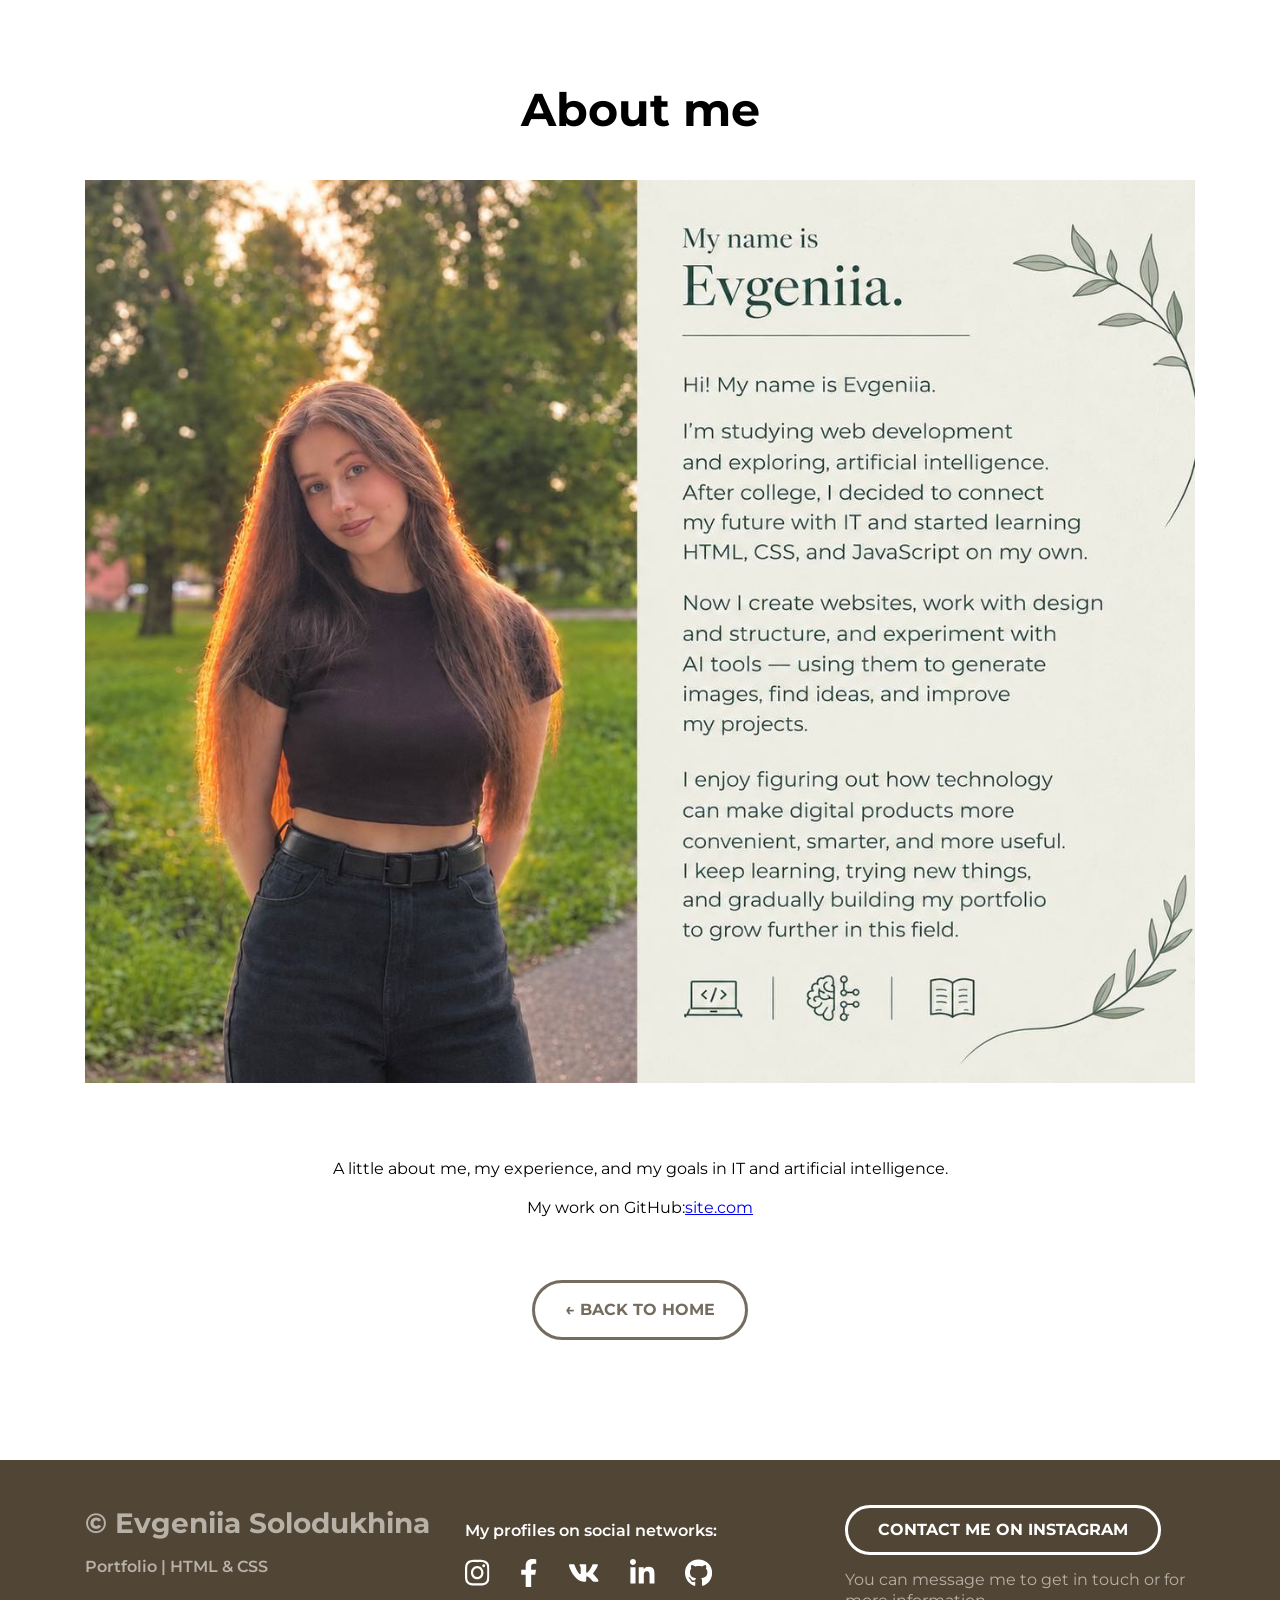
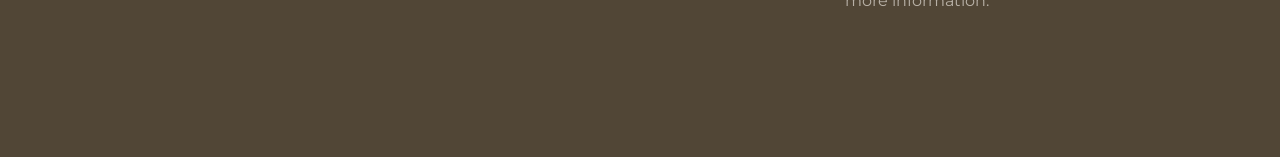
<file: forest-travel.html>
<!DOCTYPE html>
<html lang="eng">
<head>
    <meta charset="UTF-8">
    <meta name="viewport" content="width=device-width, initial-scale=1.0">
    <title>About Me"</title>
    <link rel="stylesheet" href="./css/main.css">
    <link rel="stylesheet" href="./css/media.css">
    <link href="https://fonts.googleapis.com/css2?family=Montserrat:ital,wght@400,600,700&display=swap" rel="stylesheet">
</head>
<body>
   
    <main>
        <article class="project">
            <div class="container">
                <h1 class="project-header">About me</h1>
                <div class="project-img">
                    <img src="./img/projects/forest-full.jpg" alt="Верстка сайта «Форест-тревел»">
                </div>
                <div class="project-description">
                    <p>A little about me, my experience, and my goals in IT and artificial intelligence.</p>
                    <p>My work on GitHub:<a href="https://github.com/2005jekasolod-sketch">site.com</a></p>
                </div>
                <a href="index.html" class="project-btn-back">← Back to home</a>
            </div>
        </article>
    </main>

    <footer class="footer">
    <div class="container">
        <div class="footer-row">

            <!-- footer-copyright -->
            <div class="footer-copyright footer-col">
                <div class="footer-copyright-name">© Evgeniia Solodukhina</div>
                <p>Portfolio | HTML & CSS</p>
            </div>
            <!-- // footer-copyrith-->

            <!-- footer-icons -->
            <div class="footer-icons footer-col">
                <p>My profiles on social networks:</p>
                <div class="footer-icons-row">
                    <a href="https://vk.ru/away.php?to=https%3A%2F%2Fwww.instagram.com%2F__jenyo.k.__%2F&utf=1">
                        <img src="/img/icons/instagram.svg" alt="">
                    </a>
                    <a href="https://vk.ru/away.php?to=https%3A%2F%2Fm.facebook.com%2Fjeny.ok.562%2F&utf=1">
                        <img src="img/icons/facebook-f.svg" alt="">
                    </a>
                    <a href="https://vk.ru/jenyo_k">
                        <img src="img/icons/vk-brands.svg" alt="">
                    </a>
                    <a href="https://www.linkedin.com/me?trk=p_mwlite_feed-secondary_nav">
                        <img src="img/icons/linkedin.svg" alt="">
                    </a>
                    <a href="https://github.com/2005jekasolod-sketch">
                        <img src="img/icons/github-brands.svg" alt="">
                    </a>
                </div>
            </div>
            <!-- // footer-icons-->

            <!-- footer-contacts -->
            <div class="footer-contacts footer-col">
                <a href="https://vk.ru/away.php?to=https%3A%2F%2Fwww.instagram.com%2F__jenyo.k.__%2F&utf=1" class="footer-button">
                    Contact me on Instagram
                </a>
                <p>You can message me to get in touch or for more information.</p>
            </div>
            <!-- // footer-contacts -->

        </div>
            
            
    </div>
    </footer>

</body>
</html>
</file>
<file: css/main.css>
* {
    box-sizing: border-box; /*это позволяет не менять ширину, она останется такой, которая указывалась изначально, даже если дообавить рамки*/
}

html {
    scroll-behavior: smooth;
}

body {
    margin: 0;
    font-family: "Montserrat", sans-serif; /* Как обращаемся к шрифту*/
    color: black;
    scroll-behavior: smooth; /* "smooth" - плавная прокрутка*/
}

img {
    max-width: 100%;
}

/*класс ниже следует прописывать перед классом header, тк он принадлежит всей странице в целом*/

.container {
    max-width: 1140px; /*(максимальная)-ширина, для моб версси приписывают это*/
    margin-left: auto; /*отступ слева*/
    margin-right: auto; /*отступ справа*/
    /*background-color: rgb(152, 142, 221); /*цвет фона*/
    padding-left: 15px;
    padding-right: 15px;
}

/*класс none будет скрывать блоки на странице, чтобы этот класс работал, нужно добавить его в конец или поставить знак восклицания*/
.none {
    display: none !important; /*"!important - означает важность, соответсвенно "дисплей флекс в классе хедер" не будет отменять это дейстие*/
}

/*header - стили заголовка*/

.header {
    position: relative;
    /* Определяем модель Flex-box для блока .header */
    display: flex;
    flex-direction: column; /* Выстраиваем flex-элементы в колонку, основная ось Y*/
    justify-content: center; /* Выравнивание по основной оси*/
    align-items: center; /* Выравнивание по поперечной оси */

    width: 100%;
    height: 100vh;

    /*блок, отвечающий за фон, визуал, цвет*/
    /*background-color: #556985;
    /*background-image: url("./../img/header/header-bg.jpg.jpg"); /*"./- текущая директория(папка css), "../"- выход на уровень вверх*/
    background-size: cover; /*background-size - размер фонового изображения, а cover - растянуть изображение на весь экран  без пустых областей*/
    background-position: center;
}

.avatar {
    width: 400px;
    height: 400px;
    border-radius: 50%;
    object-fit: fill;
}

.header-title {
    margin: 0; /*отключили все отступы*/
    margin-bottom: 25px; /*отступ вниз*/
    font-weight: 700;
    font-size: 56px;
    line-height: 130%; /*Будет рабоотать аналогично, если написать 1.3* 56 = 72.8 */
    text-align: center;
    color: #ffffff;
}

.header-subtitle {
    margin: 0;
    font-weight: bold;
    font-size: 16px;
    line-height: 150%;

    text-align: center;
    letter-spacing: 0.2em;
    text-transform: uppercase;

    color: #ffffff;
}

.header-arroW {
    width: 48px;
    height: 48px;

    position: absolute;
    bottom: 30px;
    left: 50%;
    transform: translate(-50%, 0);
}

/* Portfolio */

.portfolio {
   /* background-color: darkseagreen;*/
    padding-top: 80px; /*отступ сверху*/
    padding-bottom: 115px; /*отступ снизу*/
}

.portfolio-header {
    margin: 0;
    margin-bottom: 70px;
    font-weight: 700;
    font-size: 46px;
    line-height: 130%;
    text-align: center; /*выравнивание по центру*/
    color: black;
}

.portfolio-cards-wrapper {
    display: flex; /*карточки выстроились в один ряд, коллонны нет*/
    flex-wrap: wrap; /*перенос на след строчку*/
    justify-content: space-between; /*выравнивает первый  последний элмент, грамотно распределяя пространство, в данном случае распределил карточки по краям*/
}

.card {
    margin-bottom: 30px;
    /*padding: 20px;*/ /*все отступы*/
    max-width: 540px;
    background-color: #ffffff; /*цвет блока*/
    box-shadow: 0px 10px 40px rgba(126, 155, 189, 0.35); /*1- указывает по оси Х; 2- по оси Y; 40px - радиус размытия тени; цвет тени через rgba (первые 3 цифры - цвет, а 4 - прозрачность)*/
    transition: transform 0.2s ease-in;
}

.card:hover {
    transform: translateY(-15px); /*"+" - ведет крточку вниз, а "-"- вверх*/
}

.card-link {
    display: block;
    padding: 20px;
    color: black;
    text-decoration: none; /*убрали подчеркивания на ссылке*/
    transition: color 0.2s ease-in;
}

.card-link:hover {
    color: rgb(39, 91, 236);
}

.card:last-child, .card:nth-last-child(2) { /*данный селектор выберет последнюю карточку в рамках контейнера. Через запятую можно указывать 2 селектора вместе, как было ниже*/
    /*background-color: deeppink;*/
    margin-bottom: 0;
}

/*.card:nth-last-child(2) { этот элемент выбирает по номеру с конца, в данном случае это 2й с конца, предпоследний*/
    /*background-color: deeppink;*/
   /* margin-bottom: 0;*/
/*}*/

.card-img {
    margin-bottom: 20px;
}

.card-title {
    margin: 0; /*чтобы сбросить отступы*/
    margin-bottom: 13px;
    font-weight: 600;
    font-size: 24px;
    line-height: 130%;
}

.card p { /*так выбираются все теги "р", которые лежат в элементе с классом кард*/
    margin: 0;
    font-size: 16px;
    line-height: 130%;
}

/*Footer - -завершили с разделом "портфолио"*/

.footer {
    padding-top: 45px;
    padding-bottom: 130px;
    background: #514636;
    color: white;
}

.footer-row {
    display: flex;
    flex-direction: row; /*работает по умолчанию, после дисплей флекс*/
    justify-content: space-between; /*1 - выравнивание по основной оси, 2 - как элементы будут выравниваться (слева, спава, по центру)*/
}

.footer-col {
    min-width: 350px;
    flex-grow: 1;
}

.footer-copyright {
    max-width: 350px;
    color: #B8B1A7;
    line-height: 1.3;
}

.footer-copyright-name {
    font-weight: 700;
    font-size: 28px;
    margin-bottom: 15px;
}

.footer-copyright p {
    margin: 0;
    margin-bottom: 15px;
    font-size: 16px;
    font-weight: 600;
}

.footer-icons {
    max-width: 350px;
}

.footer-icons p {
    font-weight: 600;
    font-style: 16px;
    line-height: 1.3;
}

.footer-icons-row {
    display: flex; /*для иконок, чтобы выровнились в одну линию*/
    align-items: center; /*выравнивание по вертикали*/
}

.footer-icons-row > * + *{ /*звездочка выбирает все теги,но в данной конструкции обращение к блоку на первом уровне вложности*/ /*"+*" убрала отступ у инсты. + - выбирает элемент, у которого есть "сосед слева"*/
    margin-left: 30px;
}

.footer-contacts {
    max-width: 350px;
}

.footer-button {
    display: inline-block;
    height: 50px;
    padding-left: 30px;
    padding-right: 30px; /*1 блок - отвечает за дисплей, высоту, паддинги*/

    border: 3px solid #ffffff;
    border-radius: 50px; /*2 блок - отвечает за визуальные стили самого контейнера (рамка, цвет фона, тень)*/

    color: white;
    line-height: 44px;
    font-weight: 700;
    font-style: 16px;
    text-transform: uppercase; /*3 блок - отвечает за текст, цвет, толщину, размер, высота строки, трансофрмации*/
    text-decoration: none; /*убрали подчеркивание ссылки*/

    transition: all 0.2s ease-in;
}

.footer-button:hover {
    background-color: white;
    color: #514636;
}

.footer-contacts p {
    margin: 15px 0;
    font-style: 16px;
    line-height: 1.3;
    color: #B8B1A7
}

/*Project*/

.project {
    padding: 80px 0 120px 0;
    text-align: center;
}

.project-header {
    margin: 0;
    margin-bottom: 40px;
    font-weight: bold;
    font-size: 46px;
    line-height: 1.3;
}

.project-img {
    margin-bottom: 70px;
}

.project-description {
    margin: 0 auto 60px;
    max-width: 730px;
}

.project-description p {
    margin-top: 0;
    margin-bottom: 15px;
    font-style: 16px;
    line-height: 1.5;
}

.project-btn-back {
    display: inline-block;
    height: 60px;
    padding-left: 30px;
    padding-right: 30px; /*1 блок - отвечает за дисплей, высоту, паддинги*/

    border: 3px solid #756c60;
    border-radius: 50px; /*2 блок - отвечает за визуальные стили самого контейнера (рамка, цвет фона, тень)*/

    color: #756c60;
    line-height: 54px;
    font-weight: 700;
    font-style: 16px;
    text-transform: uppercase; /*3 блок - отвечает за текст, цвет, толщину, размер, высота строки, трансофрмации*/
    text-decoration: none; /*убрали подчеркивание ссылки*/

    transition: all 0.2s ease-in;
}

.project-btn-back:hover {
    background-color: #756c60;
    color: white;
}

/*.block {
    width: 800px;
    height: 400px;
    background-color: blueviolet;
}*/

/* Когда размер экрана меньше, чем 800px, тогда будет работать данный код, когда больше, то не будет рабоать (для экранов с шириной до 800px)*/
/*@media (max-width: 800px) {
    .block {
        width: 400px;
        background-color: coral;
    }
}*/

/*@media (max-width: 600px) {
    .block {
        width: 300px;
        background-color: rgb(130, 255, 80);
    }
}*/
</file>
<file: css/media.css>
/* Для экрана с шириной дл 1140px */
@media (max-width: 1140px) {
    .card {
        width: calc(50% - 15px);
    }

    .footer {
        padding-top: 40px;
        padding-bottom: 60px;
    }

    .footer-row {
        flex-direction: column-reverse;
        align-items: center;
        text-align: center;
    }

    .footer-col {
        margin-bottom: 50px;
    }

    .footer-col:first-child {
        margin-bottom: 0;
    }
}

/* Медиа запрос: для экранов 760px */
@media (max-width: 760px) {
    .header-title {
        font-size: 32px;
    }

    .header-subtitle {
        font-size: 14px;
    }

    .portfolio {
        padding-top: 40px;
        padding-bottom: 60px;
    }

    .portfolio-header {
        font-size: 32px;
        margin-bottom: 30px;
    }

    .portfolio-cards-wrapper {
        justify-content: center;
    }

    .card {
        max-width: 530px;
        width: 100%;
    }

    .card:nth-last-child(2) {
        margin-bottom: 30px;
    }

    .card-link {
        padding: 15px;
    }

    .card-img {
        margin-bottom: 10px;
    }

    .card-title {
        font-size: 18px;
        margin-bottom: 10px;
    }

    .card p {
        font-size: 14px;
    }

    .footer-copyright-name {
        font-size: 18px;
        margin-bottom: 5px;
    }

    .footer-copyright p {
        font-size: 14px;
    }

    .footer-icons p {
        font-size: 14px;
    }

    .footer-contacts p {
        font-size: 14px;
        margin: 0;
        margin-top: 15px;
    }

    .project {
        padding: 40px 0 60px;
    }
    .project-header {
        font-size: 28px;
        margin-bottom: 30px;
    }

    .project-img {
        margin-bottom: 20px;
    }

    .project-description {
        margin-bottom: 50px;
    }

    .project-btn-back {
        padding: 0 10px;
        width: 100%;
        max-width: 320px;
    }

    .avatar {
        width: 150px;
        height: 150px;
    }
}
</file>
